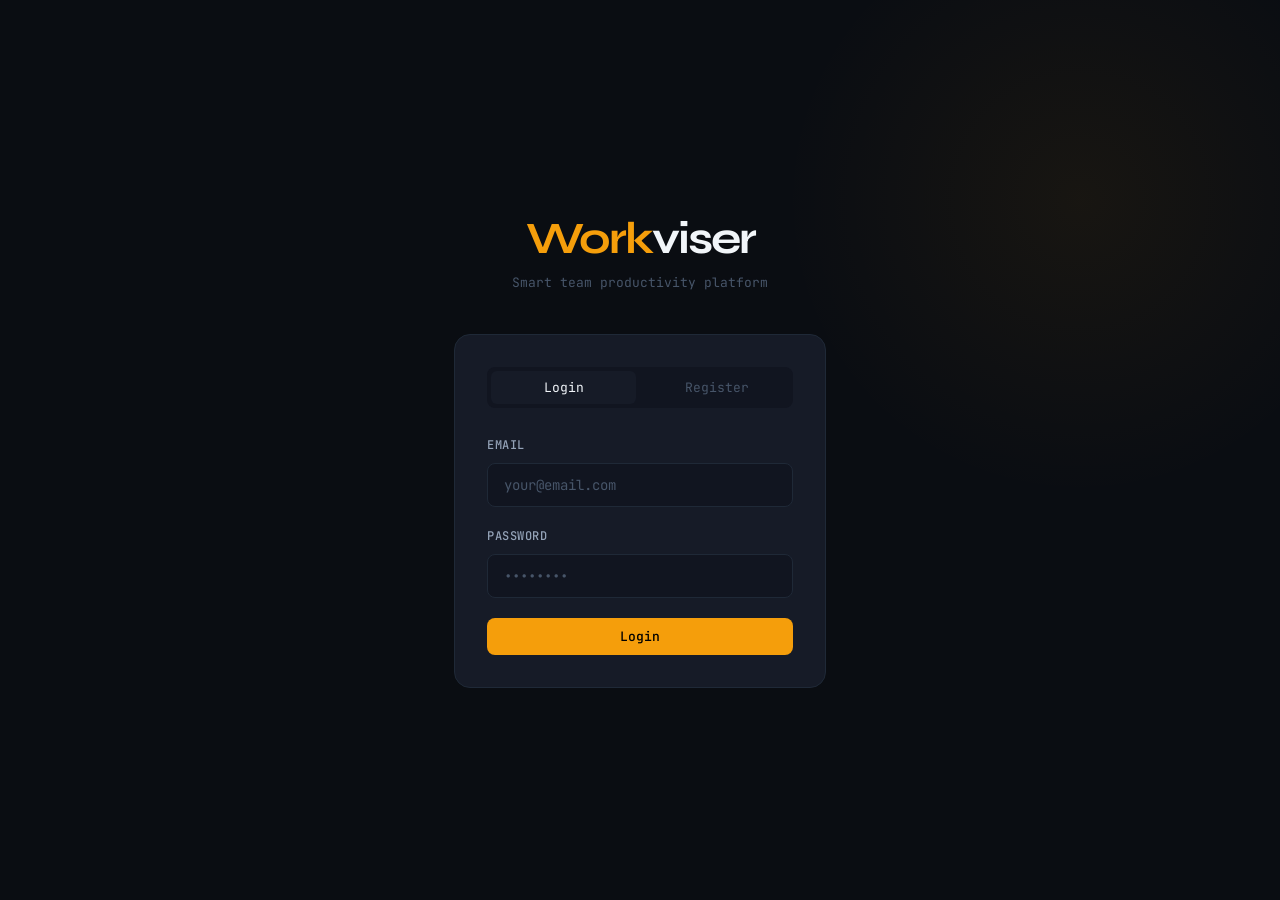
<file: frontend/index.html>
<!DOCTYPE html>
<html lang="en">
<head>
    <meta charset="UTF-8">
    <meta name="viewport" content="width=device-width, initial-scale=1.0">
    <title>Workviser — Login</title>
    <link rel="stylesheet" href="css/style.css">
    <style>
        .login-page {
            min-height: 100vh;
            display: flex;
            align-items: center;
            justify-content: center;
            background: var(--bg-primary);
            position: relative;
            overflow: hidden;
        }

        .login-page::before {
            content: '';
            position: absolute;
            width: 600px;
            height: 600px;
            background: radial-gradient(circle, rgba(245,158,11,0.06) 0%, transparent 70%);
            top: -100px;
            right: -100px;
            pointer-events: none;
        }

        .login-box {
            width: 100%;
            max-width: 420px;
            padding: 24px;
            animation: fadeIn 0.5s ease;
        }

        .login-logo {
            text-align: center;
            margin-bottom: 40px;
        }

        .login-logo h1 {
            font-size: 2.8rem;
            color: var(--accent);
            letter-spacing: -2px;
        }

        .login-logo h1 span { color: var(--text-primary); }

        .login-logo p {
            color: var(--text-muted);
            font-size: 13px;
            margin-top: 8px;
        }

        .login-card {
            background: var(--bg-card);
            border: 1px solid var(--border);
            border-radius: var(--radius-lg);
            padding: 32px;
        }

        .login-tabs {
            display: flex;
            gap: 8px;
            margin-bottom: 28px;
            background: var(--bg-secondary);
            padding: 4px;
            border-radius: var(--radius);
        }

        .login-tab {
            flex: 1;
            padding: 8px;
            text-align: center;
            border-radius: 6px;
            cursor: pointer;
            font-size: 13px;
            color: var(--text-muted);
            transition: all 0.2s;
            border: none;
            background: none;
            font-family: var(--font-mono);
        }

        .login-tab.active {
            background: var(--bg-card);
            color: var(--text-primary);
        }

        .tab-content { display: none; }
        .tab-content.active { display: block; }

        .divider {
            text-align: center;
            color: var(--text-muted);
            font-size: 11px;
            margin: 20px 0;
            position: relative;
        }

        .divider::before, .divider::after {
            content: '';
            position: absolute;
            top: 50%;
            width: 40%;
            height: 1px;
            background: var(--border);
        }

        .divider::before { left: 0; }
        .divider::after  { right: 0; }
    </style>
</head>
<body>
<div class="login-page">
    <div class="login-box">
        <div class="login-logo">
            <h1>Work<span>viser</span></h1>
            <p>Smart team productivity platform</p>
        </div>

        <div class="login-card">
            <div class="login-tabs">
                <button class="login-tab active" onclick="switchTab('login')">Login</button>
                <button class="login-tab" onclick="switchTab('register')">Register</button>
            </div>

            <!-- LOGIN TAB -->
            <div id="tab-login" class="tab-content active">
                <div id="login-alert"></div>
                <div class="form-group">
                    <label class="form-label">Email</label>
                    <input type="email" id="login-email" class="form-control" placeholder="your@email.com">
                </div>
                <div class="form-group">
                    <label class="form-label">Password</label>
                    <input type="password" id="login-password" class="form-control" placeholder="••••••••">
                </div>
                <button class="btn btn-primary btn-full" onclick="handleLogin()">
                    Login
                </button>
            </div>

            <!-- REGISTER TAB -->
            <div id="tab-register" class="tab-content">
                <div id="register-alert"></div>
                <div class="form-group">
                    <label class="form-label">Full Name</label>
                    <input type="text" id="reg-name" class="form-control" placeholder="John Doe">
                </div>
                <div class="form-group">
                    <label class="form-label">Email</label>
                    <input type="email" id="reg-email" class="form-control" placeholder="your@email.com">
                </div>
                <div class="form-group">
                    <label class="form-label">Password</label>
                    <input type="password" id="reg-password" class="form-control" placeholder="••••••••">
                </div>
                <div class="form-group">
                    <label class="form-label">Role</label>
                    <select id="reg-role" class="form-control" onchange="toggleDomain()">
                        <option value="">Select role</option>
                        <option value="manager">Manager</option>
                        <option value="employee">Employee</option>
                        <option value="expert">Expert</option>
                    </select>
                </div>
                <div class="form-group" id="domain-group" style="display:none">
                    <label class="form-label">Domain</label>
                    <select id="reg-domain" class="form-control">
                        <option value="backend">Backend</option>
                        <option value="frontend">Frontend</option>
                        <option value="devops">DevOps</option>
                        <option value="database">Database</option>
                        <option value="mobile">Mobile</option>
                    </select>
                </div>
                <button class="btn btn-primary btn-full" onclick="handleRegister()">
                    Create Account
                </button>
            </div>
        </div>
    </div>
</div>

<script src="js/api.js"></script>
<script>
    // Redirect if already logged in
    if (isLoggedIn()) {
        const user = getUser();
        if (user) redirectByRole(user.role);
    }

    function switchTab(tab) {
        document.querySelectorAll('.login-tab').forEach((t, i) => {
            t.classList.toggle('active', (i === 0) === (tab === 'login'));
        });
        document.getElementById('tab-login').classList.toggle('active', tab === 'login');
        document.getElementById('tab-register').classList.toggle('active', tab === 'register');
    }

    function toggleDomain() {
        const role = document.getElementById('reg-role').value;
        document.getElementById('domain-group').style.display =
            role === 'expert' ? 'block' : 'none';
    }

    function showAlert(id, message, type = 'error') {
        document.getElementById(id).innerHTML =
            `<div class="alert alert-${type}">${message}</div>`;
    }

    async function handleLogin() {
        const email    = document.getElementById('login-email').value;
        const password = document.getElementById('login-password').value;

        if (!email || !password) {
            showAlert('login-alert', 'Please fill in all fields');
            return;
        }

        const res = await api.post('/auth/login', { email, password });

        if (res.ok) {
            saveAuth(res.data.token, res.data.user);
            redirectByRole(res.data.user.role);
        } else {
            showAlert('login-alert', res.data.detail || 'Login failed');
        }
    }

    async function handleRegister() {
        const name     = document.getElementById('reg-name').value;
        const email    = document.getElementById('reg-email').value;
        const password = document.getElementById('reg-password').value;
        const role     = document.getElementById('reg-role').value;
        const domain   = document.getElementById('reg-domain').value;

        if (!name || !email || !password || !role) {
            showAlert('register-alert', 'Please fill in all fields');
            return;
        }

        const body = { name, email, password, role };
        if (role === 'expert') body.domain = domain;

        const res = await api.post('/auth/register', body);

        if (res.ok) {
            saveAuth(res.data.token, res.data.user);
            redirectByRole(res.data.user.role);
        } else {
            showAlert('register-alert', res.data.detail || 'Registration failed');
        }
    }

    // Allow Enter key to login
    document.addEventListener('keypress', (e) => {
        if (e.key === 'Enter') handleLogin();
    });
</script>
</body>
</html>
</file>
<file: frontend/css/style.css>
@import url('https://fonts.googleapis.com/css2?family=JetBrains+Mono:wght@300;400;500;600&family=Syne:wght@400;500;600;700;800&display=swap');

/* ── Variables ─────────────────────────────── */
:root {
    --bg-primary:    #0a0d12;
    --bg-secondary:  #111520;
    --bg-card:       #161b27;
    --bg-hover:      #1e2535;
    --border:        #1f2937;
    --border-active: #f59e0b;
    --text-primary:  #f1f5f9;
    --text-secondary:#94a3b8;
    --text-muted:    #475569;
    --accent:        #f59e0b;
    --accent-dim:    #92400e;
    --success:       #10b981;
    --danger:        #ef4444;
    --warning:       #f59e0b;
    --info:          #3b82f6;
    --font-display:  'Syne', sans-serif;
    --font-mono:     'JetBrains Mono', monospace;
    --radius:        8px;
    --radius-lg:     16px;
    --shadow:        0 4px 24px rgba(0,0,0,0.4);
    --shadow-accent: 0 0 24px rgba(245,158,11,0.15);
}

/* ── Reset ─────────────────────────────────── */
*, *::before, *::after {
    margin: 0;
    padding: 0;
    box-sizing: border-box;
}

html { scroll-behavior: smooth; }

body {
    background: var(--bg-primary);
    color: var(--text-primary);
    font-family: var(--font-mono);
    font-size: 14px;
    line-height: 1.6;
    min-height: 100vh;
}

/* ── Typography ────────────────────────────── */
h1, h2, h3, h4 {
    font-family: var(--font-display);
    font-weight: 700;
    line-height: 1.2;
}

h1 { font-size: 2.5rem; }
h2 { font-size: 1.8rem; }
h3 { font-size: 1.3rem; }
h4 { font-size: 1rem; }

/* ── Layout ────────────────────────────────── */
.container {
    max-width: 1200px;
    margin: 0 auto;
    padding: 0 24px;
}

.page {
    min-height: 100vh;
    display: flex;
    flex-direction: column;
}

/* ── Navbar ────────────────────────────────── */
.navbar {
    background: var(--bg-secondary);
    border-bottom: 1px solid var(--border);
    padding: 16px 24px;
    display: flex;
    align-items: center;
    justify-content: space-between;
    position: sticky;
    top: 0;
    z-index: 100;
}

.navbar-brand {
    font-family: var(--font-display);
    font-size: 1.4rem;
    font-weight: 800;
    color: var(--accent);
    text-decoration: none;
    letter-spacing: -0.5px;
}

.navbar-brand span {
    color: var(--text-primary);
}

.navbar-right {
    display: flex;
    align-items: center;
    gap: 16px;
}

.navbar-user {
    font-size: 12px;
    color: var(--text-secondary);
}

.navbar-user strong {
    color: var(--text-primary);
    display: block;
}

/* ── Cards ─────────────────────────────────── */
.card {
    background: var(--bg-card);
    border: 1px solid var(--border);
    border-radius: var(--radius-lg);
    padding: 24px;
    transition: border-color 0.2s, box-shadow 0.2s;
}

.card:hover {
    border-color: var(--border-active);
    box-shadow: var(--shadow-accent);
}

.card-title {
    font-family: var(--font-display);
    font-size: 1rem;
    font-weight: 600;
    color: var(--text-secondary);
    text-transform: uppercase;
    letter-spacing: 1px;
    margin-bottom: 16px;
}

/* ── Buttons ────────────────────────────────── */
.btn {
    display: inline-flex;
    align-items: center;
    gap: 8px;
    padding: 10px 20px;
    border-radius: var(--radius);
    border: none;
    cursor: pointer;
    font-family: var(--font-mono);
    font-size: 13px;
    font-weight: 500;
    transition: all 0.2s;
    text-decoration: none;
}

.btn-primary {
    background: var(--accent);
    color: #000;
}

.btn-primary:hover {
    background: #fbbf24;
    transform: translateY(-1px);
    box-shadow: 0 4px 12px rgba(245,158,11,0.3);
}

.btn-secondary {
    background: var(--bg-hover);
    color: var(--text-primary);
    border: 1px solid var(--border);
}

.btn-secondary:hover {
    border-color: var(--accent);
    color: var(--accent);
}

.btn-danger {
    background: rgba(239,68,68,0.1);
    color: var(--danger);
    border: 1px solid rgba(239,68,68,0.3);
}

.btn-danger:hover {
    background: var(--danger);
    color: white;
}

.btn-success {
    background: rgba(16,185,129,0.1);
    color: var(--success);
    border: 1px solid rgba(16,185,129,0.3);
}

.btn-success:hover {
    background: var(--success);
    color: white;
}

.btn-sm {
    padding: 6px 14px;
    font-size: 12px;
}

.btn-full { width: 100%; justify-content: center; }

/* ── Forms ──────────────────────────────────── */
.form-group { margin-bottom: 20px; }

.form-label {
    display: block;
    font-size: 12px;
    font-weight: 500;
    color: var(--text-secondary);
    text-transform: uppercase;
    letter-spacing: 0.5px;
    margin-bottom: 8px;
}

.form-control {
    width: 100%;
    padding: 12px 16px;
    background: var(--bg-secondary);
    border: 1px solid var(--border);
    border-radius: var(--radius);
    color: var(--text-primary);
    font-family: var(--font-mono);
    font-size: 14px;
    transition: border-color 0.2s, box-shadow 0.2s;
    outline: none;
}

.form-control:focus {
    border-color: var(--accent);
    box-shadow: 0 0 0 3px rgba(245,158,11,0.1);
}

.form-control::placeholder { color: var(--text-muted); }

select.form-control {
    cursor: pointer;
    appearance: none;
}

/* ── Badges ─────────────────────────────────── */
.badge {
    display: inline-flex;
    align-items: center;
    padding: 4px 10px;
    border-radius: 100px;
    font-size: 11px;
    font-weight: 500;
    text-transform: uppercase;
    letter-spacing: 0.5px;
}

.badge-critical  { background: rgba(239,68,68,0.15);  color: #ef4444; }
.badge-high      { background: rgba(249,115,22,0.15); color: #f97316; }
.badge-medium    { background: rgba(234,179,8,0.15);  color: #eab308; }
.badge-low       { background: rgba(34,197,94,0.15);  color: #22c55e; }
.badge-verylow   { background: rgba(148,163,184,0.15);color: #94a3b8; }
.badge-pending   { background: rgba(59,130,246,0.15); color: #3b82f6; }
.badge-accepted  { background: rgba(245,158,11,0.15); color: #f59e0b; }
.badge-resolved  { background: rgba(16,185,129,0.15); color: #10b981; }
.badge-progress  { background: rgba(139,92,246,0.15); color: #8b5cf6; }

/* ── Alerts ─────────────────────────────────── */
.alert {
    padding: 12px 16px;
    border-radius: var(--radius);
    font-size: 13px;
    margin-bottom: 16px;
    display: flex;
    align-items: center;
    gap: 8px;
}

.alert-error   { background: rgba(239,68,68,0.1);  border: 1px solid rgba(239,68,68,0.3);  color: #fca5a5; }
.alert-success { background: rgba(16,185,129,0.1); border: 1px solid rgba(16,185,129,0.3); color: #6ee7b7; }
.alert-warning { background: rgba(245,158,11,0.1); border: 1px solid rgba(245,158,11,0.3); color: #fcd34d; }

/* ── Stats Grid ─────────────────────────────── */
.stats-grid {
    display: grid;
    grid-template-columns: repeat(auto-fit, minmax(200px, 1fr));
    gap: 16px;
    margin-bottom: 32px;
}

.stat-card {
    background: var(--bg-card);
    border: 1px solid var(--border);
    border-radius: var(--radius-lg);
    padding: 20px;
    text-align: center;
}

.stat-value {
    font-family: var(--font-display);
    font-size: 2rem;
    font-weight: 800;
    color: var(--accent);
}

.stat-label {
    font-size: 11px;
    color: var(--text-muted);
    text-transform: uppercase;
    letter-spacing: 1px;
    margin-top: 4px;
}

/* ── Table ──────────────────────────────────── */
.table-wrap {
    overflow-x: auto;
    border-radius: var(--radius-lg);
    border: 1px solid var(--border);
}

table {
    width: 100%;
    border-collapse: collapse;
}

thead {
    background: var(--bg-secondary);
    border-bottom: 1px solid var(--border);
}

th {
    padding: 12px 16px;
    text-align: left;
    font-size: 11px;
    font-weight: 500;
    color: var(--text-muted);
    text-transform: uppercase;
    letter-spacing: 0.5px;
}

td {
    padding: 14px 16px;
    border-bottom: 1px solid var(--border);
    color: var(--text-secondary);
    font-size: 13px;
}

tr:last-child td { border-bottom: none; }

tr:hover td {
    background: var(--bg-hover);
    color: var(--text-primary);
}

/* ── Timer ──────────────────────────────────── */
.timer-display {
    font-family: var(--font-display);
    font-size: 3.5rem;
    font-weight: 800;
    color: var(--accent);
    text-align: center;
    letter-spacing: -2px;
    transition: color 0.3s;
}

.timer-display.warning { color: #f97316; }
.timer-display.danger  { color: var(--danger); }

.timer-bar {
    width: 100%;
    height: 6px;
    background: var(--bg-secondary);
    border-radius: 100px;
    margin: 12px 0;
    overflow: hidden;
}

.timer-bar-fill {
    height: 100%;
    background: var(--accent);
    border-radius: 100px;
    transition: width 1s linear, background 0.3s;
}

.timer-bar-fill.warning { background: #f97316; }
.timer-bar-fill.danger  { background: var(--danger); }

/* ── Popup ──────────────────────────────────── */
.popup-overlay {
    position: fixed;
    inset: 0;
    background: rgba(0,0,0,0.7);
    backdrop-filter: blur(4px);
    z-index: 1000;
    display: flex;
    align-items: center;
    justify-content: center;
    opacity: 0;
    pointer-events: none;
    transition: opacity 0.3s;
}

.popup-overlay.active {
    opacity: 1;
    pointer-events: all;
}

.popup {
    background: var(--bg-card);
    border: 1px solid var(--border-active);
    border-radius: var(--radius-lg);
    padding: 32px;
    max-width: 480px;
    width: 90%;
    box-shadow: var(--shadow), var(--shadow-accent);
    transform: translateY(20px);
    transition: transform 0.3s;
}

.popup-overlay.active .popup { transform: translateY(0); }

.popup-title {
    font-family: var(--font-display);
    font-size: 1.4rem;
    font-weight: 700;
    margin-bottom: 8px;
}

.popup-text {
    color: var(--text-secondary);
    font-size: 13px;
    margin-bottom: 24px;
}

.popup-actions {
    display: flex;
    gap: 12px;
}

/* ── Emotion Bar ────────────────────────────── */
.emotion-bars { display: flex; flex-direction: column; gap: 8px; }

.emotion-row {
    display: flex;
    align-items: center;
    gap: 12px;
}

.emotion-label {
    width: 120px;
    font-size: 12px;
    color: var(--text-secondary);
    text-transform: capitalize;
}

.emotion-bar {
    flex: 1;
    height: 6px;
    background: var(--bg-secondary);
    border-radius: 100px;
    overflow: hidden;
}

.emotion-bar-fill {
    height: 100%;
    background: var(--accent);
    border-radius: 100px;
    transition: width 0.5s ease;
}

.emotion-score {
    width: 40px;
    text-align: right;
    font-size: 12px;
    color: var(--text-muted);
}

/* ── Leaderboard ────────────────────────────── */
.rank-badge {
    width: 32px;
    height: 32px;
    border-radius: 50%;
    display: flex;
    align-items: center;
    justify-content: center;
    font-family: var(--font-display);
    font-weight: 800;
    font-size: 14px;
}

.rank-1 { background: #f59e0b; color: #000; }
.rank-2 { background: #94a3b8; color: #000; }
.rank-3 { background: #92400e; color: #fff; }
.rank-other { background: var(--bg-hover); color: var(--text-secondary); }

/* ── Stars ──────────────────────────────────── */
.stars { color: var(--accent); letter-spacing: 2px; }

/* ── Loader ─────────────────────────────────── */
.loader {
    display: flex;
    align-items: center;
    justify-content: center;
    padding: 48px;
    color: var(--text-muted);
    font-size: 13px;
}

/* ── Empty State ────────────────────────────── */
.empty {
    text-align: center;
    padding: 48px;
    color: var(--text-muted);
}

.empty-title {
    font-family: var(--font-display);
    font-size: 1.2rem;
    color: var(--text-secondary);
    margin-bottom: 8px;
}

/* ── Animations ─────────────────────────────── */
@keyframes fadeIn {
    from { opacity: 0; transform: translateY(16px); }
    to   { opacity: 1; transform: translateY(0); }
}

@keyframes pulse {
    0%, 100% { opacity: 1; }
    50%       { opacity: 0.5; }
}

.fade-in { animation: fadeIn 0.4s ease forwards; }
.pulse   { animation: pulse 2s infinite; }

/* ── Grid Layouts ───────────────────────────── */
.grid-2 { display: grid; grid-template-columns: 1fr 1fr; gap: 24px; }
.grid-3 { display: grid; grid-template-columns: 1fr 1fr 1fr; gap: 24px; }

@media (max-width: 768px) {
    .grid-2, .grid-3 { grid-template-columns: 1fr; }
    h1 { font-size: 1.8rem; }
    .timer-display { font-size: 2.5rem; }
}

/* ── Scrollbar ──────────────────────────────── */
::-webkit-scrollbar { width: 6px; }
::-webkit-scrollbar-track { background: var(--bg-primary); }
::-webkit-scrollbar-thumb { background: var(--border); border-radius: 100px; }
::-webkit-scrollbar-thumb:hover { background: var(--text-muted); }
</file>
